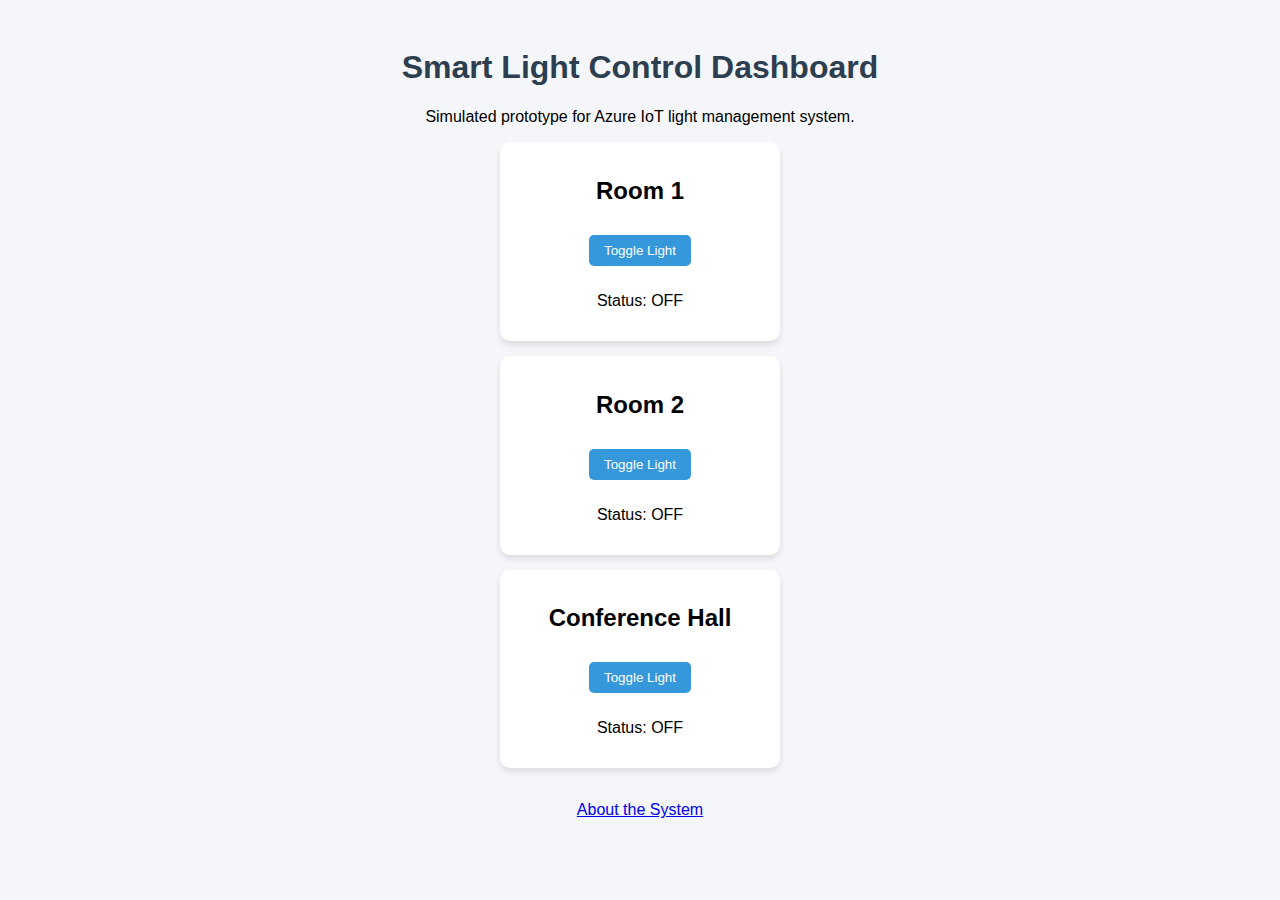
<file: index.html>
<!DOCTYPE html>
<html>
<head>
  <title>Smart Light Control</title>
  <link rel="stylesheet" href="style.css">
</head>
<body>
  <h1>Smart Light Control Dashboard</h1>
  <p>Simulated prototype for Azure IoT light management system.</p>

  <div class="room" id="room1">
    <h2>Room 1</h2>
    <button onclick="toggleLight('room1')">Toggle Light</button>
    <p>Status: <span id="status-room1">OFF</span></p>
  </div>

  <div class="room" id="room2">
    <h2>Room 2</h2>
    <button onclick="toggleLight('room2')">Toggle Light</button>
    <p>Status: <span id="status-room2">OFF</span></p>
  </div>

  <div class="room" id="room3">
    <h2>Conference Hall</h2>
    <button onclick="toggleLight('room3')">Toggle Light</button>
    <p>Status: <span id="status-room3">OFF</span></p>
  </div>

  <br>
  <a href="about.html">About the System</a>

  <script src="script.js"></script>
</body>
</html>
</file>
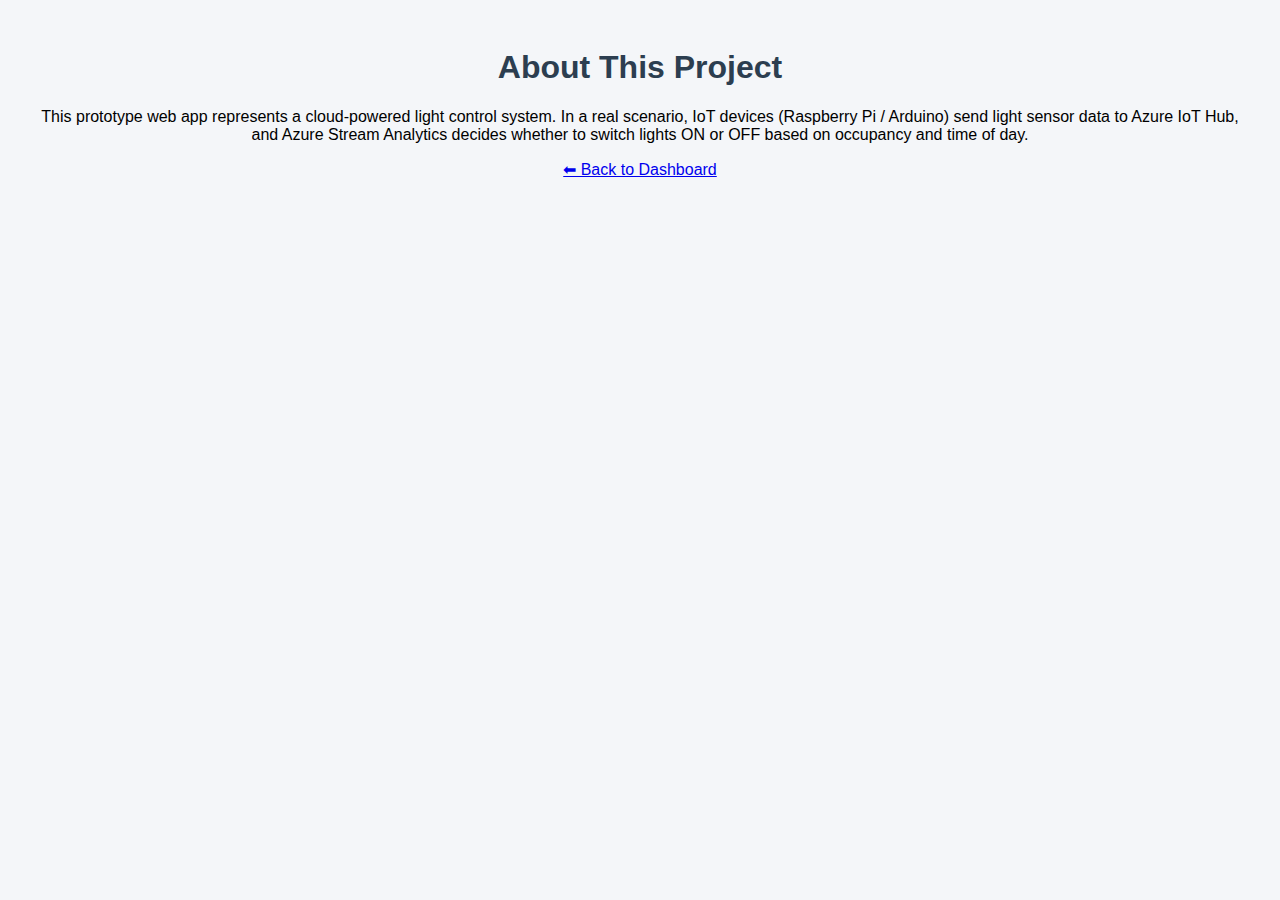
<file: about.html>
<!DOCTYPE html>
<html>
<head>
  <title>About Smart Light Control</title>
  <link rel="stylesheet" href="style.css">
</head>
<body>
  <h1>About This Project</h1>
  <p>
    This prototype web app represents a cloud-powered light control system. 
    In a real scenario, IoT devices (Raspberry Pi / Arduino) send light 
    sensor data to Azure IoT Hub, and Azure Stream Analytics decides whether 
    to switch lights ON or OFF based on occupancy and time of day.
  </p>
  <a href="index.html">⬅ Back to Dashboard</a>
</body>
</html>
</file>
<file: style.css>
body {
    font-family: Arial, sans-serif;
    background: #f4f6f9;
    text-align: center;
    padding: 20px;
  }
  
  h1 {
    color: #2c3e50;
  }
  
  .room {
    background: white;
    padding: 15px;
    margin: 15px auto;
    width: 250px;
    border-radius: 10px;
    box-shadow: 0px 4px 6px rgba(0,0,0,0.1);
  }
  
  button {
    background: #3498db;
    color: white;
    border: none;
    padding: 8px 15px;
    margin: 10px 0;
    cursor: pointer;
    border-radius: 5px;
  }
  
  button:hover {
    background: #2980b9;
  }
</file>
